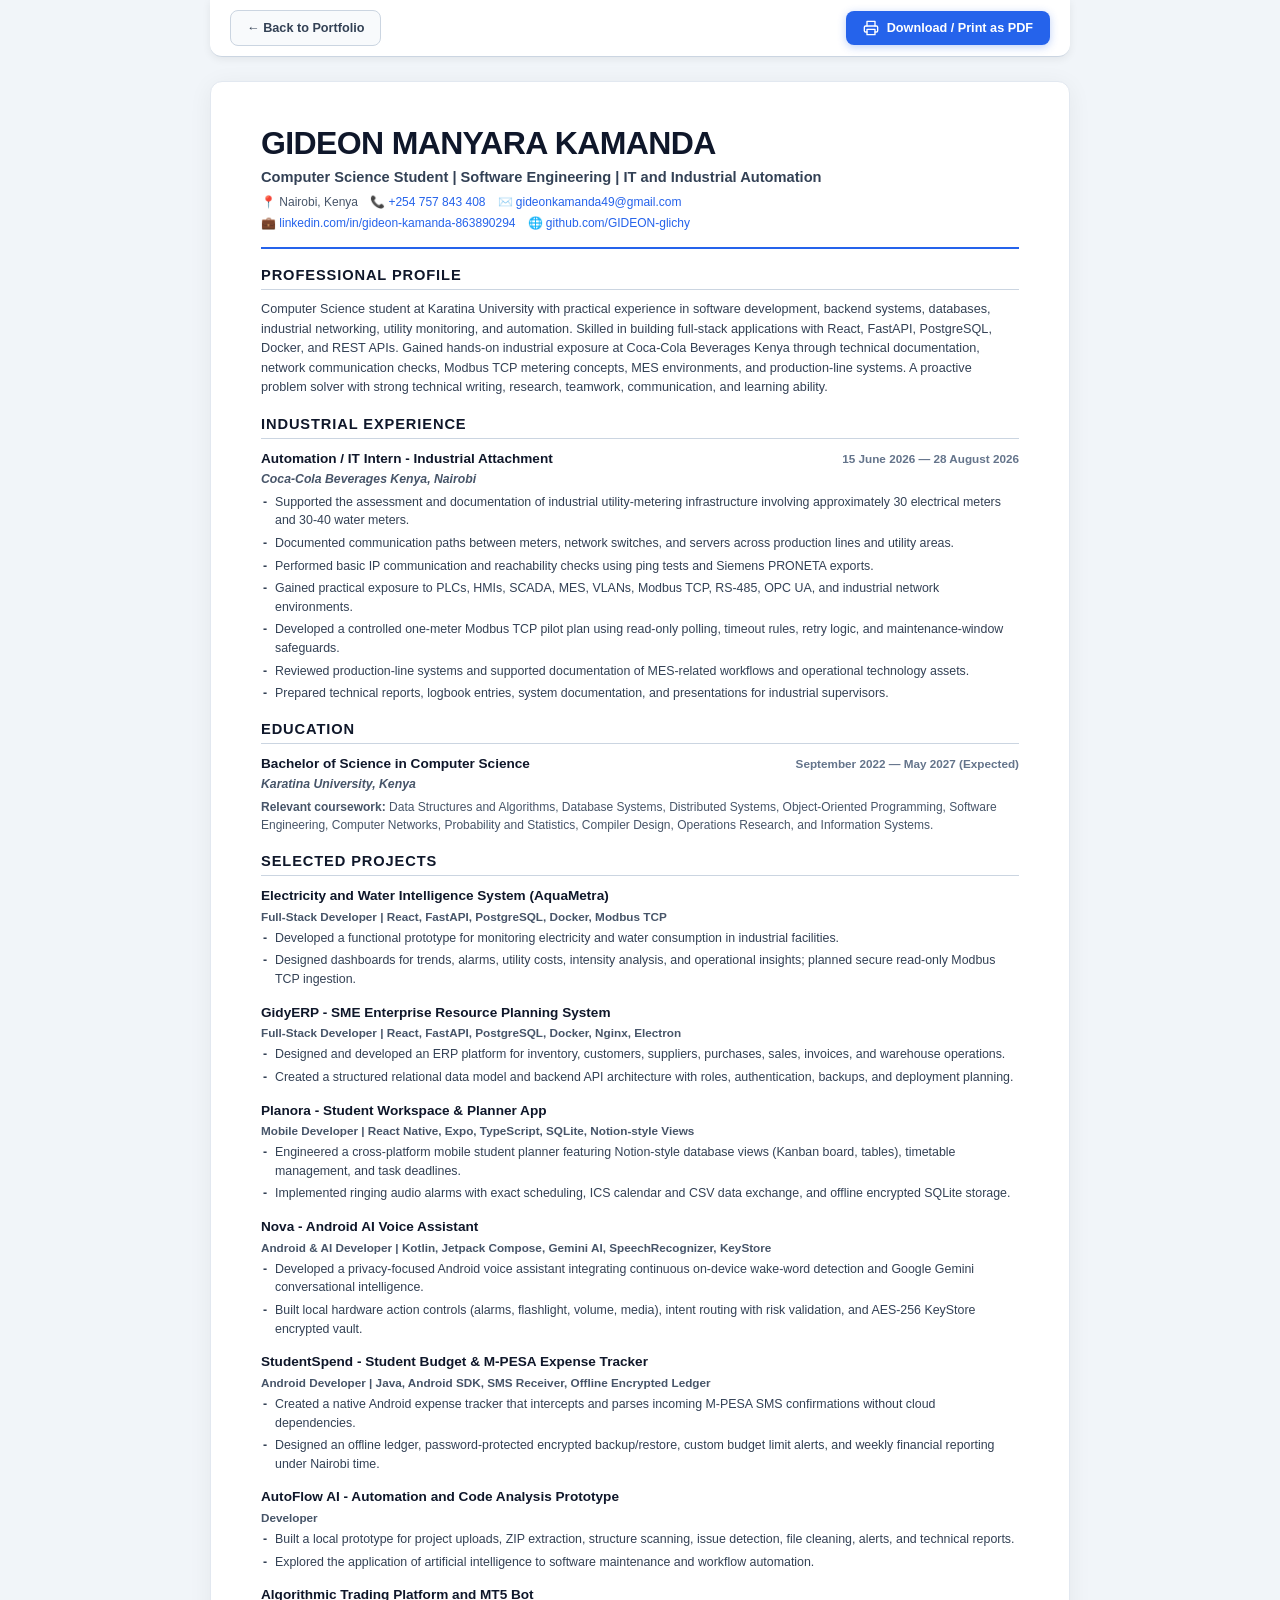
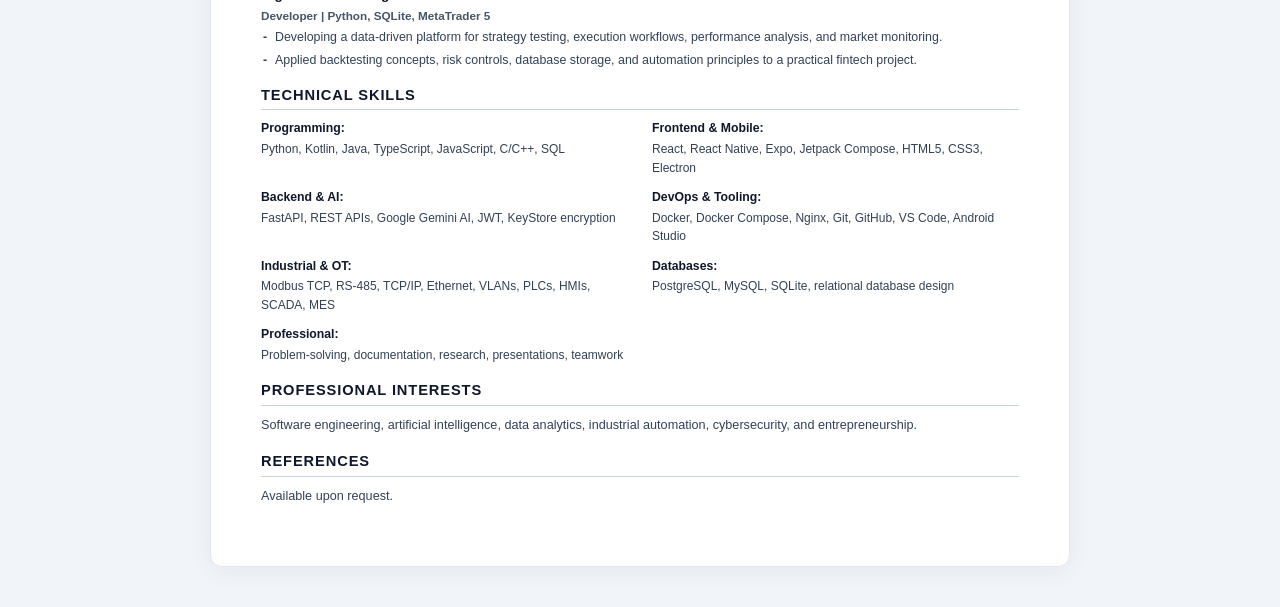
<file: cv.html>
<!doctype html>
<html lang="en">
<head>
  <meta charset="utf-8">
  <meta name="viewport" content="width=device-width, initial-scale=1">
  <title>Gideon Manyara Kamanda — Curriculum Vitae</title>
  <link rel="icon" href="data:image/svg+xml,<svg xmlns='http://www.w3.org/2000/svg' viewBox='0 0 100 100'><rect width='100' height='100' rx='25' fill='%232563eb'/><text x='50%' y='55%' dominant-baseline='central' text-anchor='middle' fill='%23ffffff' font-size='48' font-weight='900' font-family='sans-serif'>GK</text></svg>">
  <style>
    @page {
      size: A4;
      margin: 12mm 15mm;
    }
    *, *::before, *::after {
      box-sizing: border-box;
      margin: 0;
      padding: 0;
    }
    body {
      font-family: -apple-system, BlinkMacSystemFont, "Segoe UI", Roboto, "Helvetica Neue", Arial, sans-serif;
      color: #1e293b;
      background: #f1f5f9;
      font-size: 9.5pt;
      line-height: 1.45;
      padding-bottom: 40px;
    }

    /* Screen Action Bar */
    .top-bar {
      position: sticky;
      top: 0;
      z-index: 100;
      background: #ffffff;
      border-bottom: 1px solid #cbd5e1;
      box-shadow: 0 2px 8px rgba(0,0,0,0.07);
      padding: 10px 20px;
      display: flex;
      justify-content: space-between;
      align-items: center;
      max-width: 860px;
      margin: 0 auto 24px;
      border-radius: 0 0 12px 12px;
    }
    .top-bar a, .top-bar button {
      display: inline-flex;
      align-items: center;
      gap: 8px;
      padding: 8px 16px;
      border-radius: 8px;
      font-size: 9.5pt;
      font-weight: 600;
      text-decoration: none;
      cursor: pointer;
      border: 1px solid transparent;
      transition: all 150ms ease;
    }
    .btn-back {
      background: #f8fafc;
      border-color: #cbd5e1 !important;
      color: #334155;
    }
    .btn-back:hover {
      background: #e2e8f0;
    }
    .btn-print {
      background: #2563eb;
      color: #ffffff;
      box-shadow: 0 2px 8px rgba(37, 99, 235, 0.3);
    }
    .btn-print:hover {
      background: #1d4ed8;
      box-shadow: 0 4px 12px rgba(37, 99, 235, 0.4);
    }

    .cv-sheet {
      max-width: 860px;
      margin: 0 auto;
      background: #ffffff;
      padding: 44px 50px;
      border-radius: 12px;
      box-shadow: 0 4px 24px rgba(0,0,0,0.06);
      border: 1px solid #e2e8f0;
    }

    /* Header */
    header {
      border-bottom: 2.5px solid #2563eb;
      padding-bottom: 14px;
      margin-bottom: 16px;
    }
    h1 {
      font-size: 24pt;
      font-weight: 800;
      color: #0f172a;
      letter-spacing: -0.02em;
      text-transform: uppercase;
      line-height: 1.1;
    }
    .subtitle {
      font-size: 11pt;
      font-weight: 700;
      color: #334155;
      margin-top: 5px;
      margin-bottom: 6px;
    }
    .contact-line {
      display: flex;
      flex-wrap: wrap;
      gap: 12px;
      font-size: 9pt;
      color: #475569;
    }
    .contact-line a {
      color: #2563eb;
      text-decoration: none;
    }
    .contact-line a:hover {
      text-decoration: underline;
    }

    /* Section Styles */
    section {
      margin-bottom: 16px;
    }
    h2 {
      font-size: 11pt;
      font-weight: 800;
      text-transform: uppercase;
      letter-spacing: 0.06em;
      color: #0f172a;
      border-bottom: 1px solid #cbd5e1;
      padding-bottom: 3px;
      margin-bottom: 10px;
    }
    p {
      color: #334155;
      line-height: 1.55;
      margin-bottom: 8px;
    }

    /* Entries */
    .entry {
      margin-bottom: 14px;
    }
    .entry-head {
      display: flex;
      justify-content: space-between;
      align-items: baseline;
      margin-bottom: 2px;
      flex-wrap: wrap;
      gap: 4px;
    }
    .entry-title {
      font-weight: 800;
      font-size: 10.2pt;
      color: #0f172a;
    }
    .entry-company {
      font-weight: 600;
      font-size: 9.2pt;
      color: #475569;
      font-style: italic;
      margin-bottom: 4px;
    }
    .entry-date {
      font-size: 8.8pt;
      font-weight: 600;
      color: #64748b;
    }
    .project-role-tech {
      font-size: 8.8pt;
      font-weight: 600;
      color: #475569;
      margin-bottom: 4px;
    }

    ul {
      list-style-type: none;
      padding-left: 0;
      margin-top: 4px;
    }
    li {
      position: relative;
      padding-left: 14px;
      margin-bottom: 4px;
      font-size: 9.3pt;
      color: #334155;
      line-height: 1.5;
    }
    li::before {
      content: "-";
      position: absolute;
      left: 2px;
      color: #334155;
      font-weight: bold;
    }

    /* Skills Grid */
    .skills-grid {
      display: grid;
      grid-template-columns: 1fr 1fr;
      gap: 12px 24px;
      margin-top: 8px;
    }
    .skill-block strong {
      display: block;
      font-size: 9.2pt;
      color: #0f172a;
      margin-bottom: 2px;
    }
    .skill-block span {
      font-size: 9pt;
      color: #334155;
      line-height: 1.45;
    }

    /* Print Optimization */
    @media print {
      body {
        background: #ffffff;
        padding: 0;
      }
      .top-bar {
        display: none !important;
      }
      .cv-sheet {
        box-shadow: none;
        border: 0;
        padding: 0;
        max-width: 100%;
      }
      a {
        color: inherit;
        text-decoration: none;
      }
    }
  </style>
</head>
<body>
  <!-- Screen Floating Control Bar -->
  <aside class="top-bar" aria-label="CV controls">
    <a class="btn-back" href="index.html">
      ← Back to Portfolio
    </a>
    <button class="btn-print" type="button" onclick="window.print()">
      <svg width="16" height="16" viewBox="0 0 24 24" fill="none" stroke="currentColor" stroke-width="2" stroke-linecap="round" stroke-linejoin="round" aria-hidden="true"><polyline points="6 9 6 2 18 2 18 9"></polyline><path d="M6 18H4a2 2 0 0 1-2-2v-5a2 2 0 0 1 2-2h16a2 2 0 0 1 2 2v5a2 2 0 0 1-2 2h-2"></path><rect x="6" y="14" width="12" height="8"></rect></svg>
      Download / Print as PDF
    </button>
  </aside>

  <main class="cv-sheet">
    <header>
      <h1>GIDEON MANYARA KAMANDA</h1>
      <div class="subtitle">Computer Science Student | Software Engineering | IT and Industrial Automation</div>
      <div class="contact-line">
        <span>📍 Nairobi, Kenya</span>
        <span>📞 <a href="https://wa.me/254757843408">+254 757 843 408</a></span>
        <span>✉️ <a href="mailto:gideonkamanda49@gmail.com">gideonkamanda49@gmail.com</a></span>
      </div>
      <div class="contact-line" style="margin-top: 4px;">
        <span>💼 <a href="https://www.linkedin.com/in/gideon-kamanda-863890294" target="_blank" rel="noreferrer">linkedin.com/in/gideon-kamanda-863890294</a></span>
        <span>🌐 <a href="https://github.com/GIDEON-glichy" target="_blank" rel="noreferrer">github.com/GIDEON-glichy</a></span>
      </div>
    </header>

    <!-- Professional Profile -->
    <section>
      <h2>PROFESSIONAL PROFILE</h2>
      <p>
        Computer Science student at Karatina University with practical experience in software development, backend systems, databases, industrial networking, utility monitoring, and automation. Skilled in building full-stack applications with React, FastAPI, PostgreSQL, Docker, and REST APIs. Gained hands-on industrial exposure at Coca-Cola Beverages Kenya through technical documentation, network communication checks, Modbus TCP metering concepts, MES environments, and production-line systems. A proactive problem solver with strong technical writing, research, teamwork, communication, and learning ability.
      </p>
    </section>

    <!-- Industrial Experience -->
    <section>
      <h2>INDUSTRIAL EXPERIENCE</h2>
      <div class="entry">
        <div class="entry-head">
          <span class="entry-title">Automation / IT Intern - Industrial Attachment</span>
          <span class="entry-date">15 June 2026 — 28 August 2026</span>
        </div>
        <div class="entry-company">Coca-Cola Beverages Kenya, Nairobi</div>
        <ul>
          <li>Supported the assessment and documentation of industrial utility-metering infrastructure involving approximately 30 electrical meters and 30-40 water meters.</li>
          <li>Documented communication paths between meters, network switches, and servers across production lines and utility areas.</li>
          <li>Performed basic IP communication and reachability checks using ping tests and Siemens PRONETA exports.</li>
          <li>Gained practical exposure to PLCs, HMIs, SCADA, MES, VLANs, Modbus TCP, RS-485, OPC UA, and industrial network environments.</li>
          <li>Developed a controlled one-meter Modbus TCP pilot plan using read-only polling, timeout rules, retry logic, and maintenance-window safeguards.</li>
          <li>Reviewed production-line systems and supported documentation of MES-related workflows and operational technology assets.</li>
          <li>Prepared technical reports, logbook entries, system documentation, and presentations for industrial supervisors.</li>
        </ul>
      </div>
    </section>

    <!-- Education -->
    <section>
      <h2>EDUCATION</h2>
      <div class="entry">
        <div class="entry-head">
          <span class="entry-title">Bachelor of Science in Computer Science</span>
          <span class="entry-date">September 2022 — May 2027 (Expected)</span>
        </div>
        <div class="entry-company">Karatina University, Kenya</div>
        <p style="font-size: 9pt; color: #475569; margin-top: 3px;">
          <strong>Relevant coursework:</strong> Data Structures and Algorithms, Database Systems, Distributed Systems, Object-Oriented Programming, Software Engineering, Computer Networks, Probability and Statistics, Compiler Design, Operations Research, and Information Systems.
        </p>
      </div>
    </section>

    <!-- Selected Projects -->
    <section>
      <h2>SELECTED PROJECTS</h2>

      <div class="entry">
        <div class="entry-head">
          <span class="entry-title">Electricity and Water Intelligence System (AquaMetra)</span>
        </div>
        <div class="project-role-tech">Full-Stack Developer | React, FastAPI, PostgreSQL, Docker, Modbus TCP</div>
        <ul>
          <li>Developed a functional prototype for monitoring electricity and water consumption in industrial facilities.</li>
          <li>Designed dashboards for trends, alarms, utility costs, intensity analysis, and operational insights; planned secure read-only Modbus TCP ingestion.</li>
        </ul>
      </div>

      <div class="entry">
        <div class="entry-head">
          <span class="entry-title">GidyERP - SME Enterprise Resource Planning System</span>
        </div>
        <div class="project-role-tech">Full-Stack Developer | React, FastAPI, PostgreSQL, Docker, Nginx, Electron</div>
        <ul>
          <li>Designed and developed an ERP platform for inventory, customers, suppliers, purchases, sales, invoices, and warehouse operations.</li>
          <li>Created a structured relational data model and backend API architecture with roles, authentication, backups, and deployment planning.</li>
        </ul>
      </div>

      <div class="entry">
        <div class="entry-head">
          <span class="entry-title">Planora - Student Workspace & Planner App</span>
        </div>
        <div class="project-role-tech">Mobile Developer | React Native, Expo, TypeScript, SQLite, Notion-style Views</div>
        <ul>
          <li>Engineered a cross-platform mobile student planner featuring Notion-style database views (Kanban board, tables), timetable management, and task deadlines.</li>
          <li>Implemented ringing audio alarms with exact scheduling, ICS calendar and CSV data exchange, and offline encrypted SQLite storage.</li>
        </ul>
      </div>

      <div class="entry">
        <div class="entry-head">
          <span class="entry-title">Nova - Android AI Voice Assistant</span>
        </div>
        <div class="project-role-tech">Android & AI Developer | Kotlin, Jetpack Compose, Gemini AI, SpeechRecognizer, KeyStore</div>
        <ul>
          <li>Developed a privacy-focused Android voice assistant integrating continuous on-device wake-word detection and Google Gemini conversational intelligence.</li>
          <li>Built local hardware action controls (alarms, flashlight, volume, media), intent routing with risk validation, and AES-256 KeyStore encrypted vault.</li>
        </ul>
      </div>

      <div class="entry">
        <div class="entry-head">
          <span class="entry-title">StudentSpend - Student Budget & M-PESA Expense Tracker</span>
        </div>
        <div class="project-role-tech">Android Developer | Java, Android SDK, SMS Receiver, Offline Encrypted Ledger</div>
        <ul>
          <li>Created a native Android expense tracker that intercepts and parses incoming M-PESA SMS confirmations without cloud dependencies.</li>
          <li>Designed an offline ledger, password-protected encrypted backup/restore, custom budget limit alerts, and weekly financial reporting under Nairobi time.</li>
        </ul>
      </div>

      <div class="entry">
        <div class="entry-head">
          <span class="entry-title">AutoFlow AI - Automation and Code Analysis Prototype</span>
        </div>
        <div class="project-role-tech">Developer</div>
        <ul>
          <li>Built a local prototype for project uploads, ZIP extraction, structure scanning, issue detection, file cleaning, alerts, and technical reports.</li>
          <li>Explored the application of artificial intelligence to software maintenance and workflow automation.</li>
        </ul>
      </div>

      <div class="entry">
        <div class="entry-head">
          <span class="entry-title">Algorithmic Trading Platform and MT5 Bot</span>
        </div>
        <div class="project-role-tech">Developer | Python, SQLite, MetaTrader 5</div>
        <ul>
          <li>Developing a data-driven platform for strategy testing, execution workflows, performance analysis, and market monitoring.</li>
          <li>Applied backtesting concepts, risk controls, database storage, and automation principles to a practical fintech project.</li>
        </ul>
      </div>
    </section>

    <!-- Technical Skills -->
    <section>
      <h2>TECHNICAL SKILLS</h2>
      <div class="skills-grid">
        <div class="skill-block">
          <strong>Programming:</strong>
          <span>Python, Kotlin, Java, TypeScript, JavaScript, C/C++, SQL</span>
        </div>
        <div class="skill-block">
          <strong>Frontend & Mobile:</strong>
          <span>React, React Native, Expo, Jetpack Compose, HTML5, CSS3, Electron</span>
        </div>
        <div class="skill-block">
          <strong>Backend & AI:</strong>
          <span>FastAPI, REST APIs, Google Gemini AI, JWT, KeyStore encryption</span>
        </div>
        <div class="skill-block">
          <strong>DevOps & Tooling:</strong>
          <span>Docker, Docker Compose, Nginx, Git, GitHub, VS Code, Android Studio</span>
        </div>
        <div class="skill-block">
          <strong>Industrial & OT:</strong>
          <span>Modbus TCP, RS-485, TCP/IP, Ethernet, VLANs, PLCs, HMIs, SCADA, MES</span>
        </div>
        <div class="skill-block">
          <strong>Databases:</strong>
          <span>PostgreSQL, MySQL, SQLite, relational database design</span>
        </div>
        <div class="skill-block">
          <strong>Professional:</strong>
          <span>Problem-solving, documentation, research, presentations, teamwork</span>
        </div>
      </div>
    </section>

    <!-- Professional Interests -->
    <section>
      <h2>PROFESSIONAL INTERESTS</h2>
      <p>
        Software engineering, artificial intelligence, data analytics, industrial automation, cybersecurity, and entrepreneurship.
      </p>
    </section>

    <!-- References -->
    <section>
      <h2>REFERENCES</h2>
      <p>Available upon request.</p>
    </section>
  </main>
</body>
</html>
</file>
